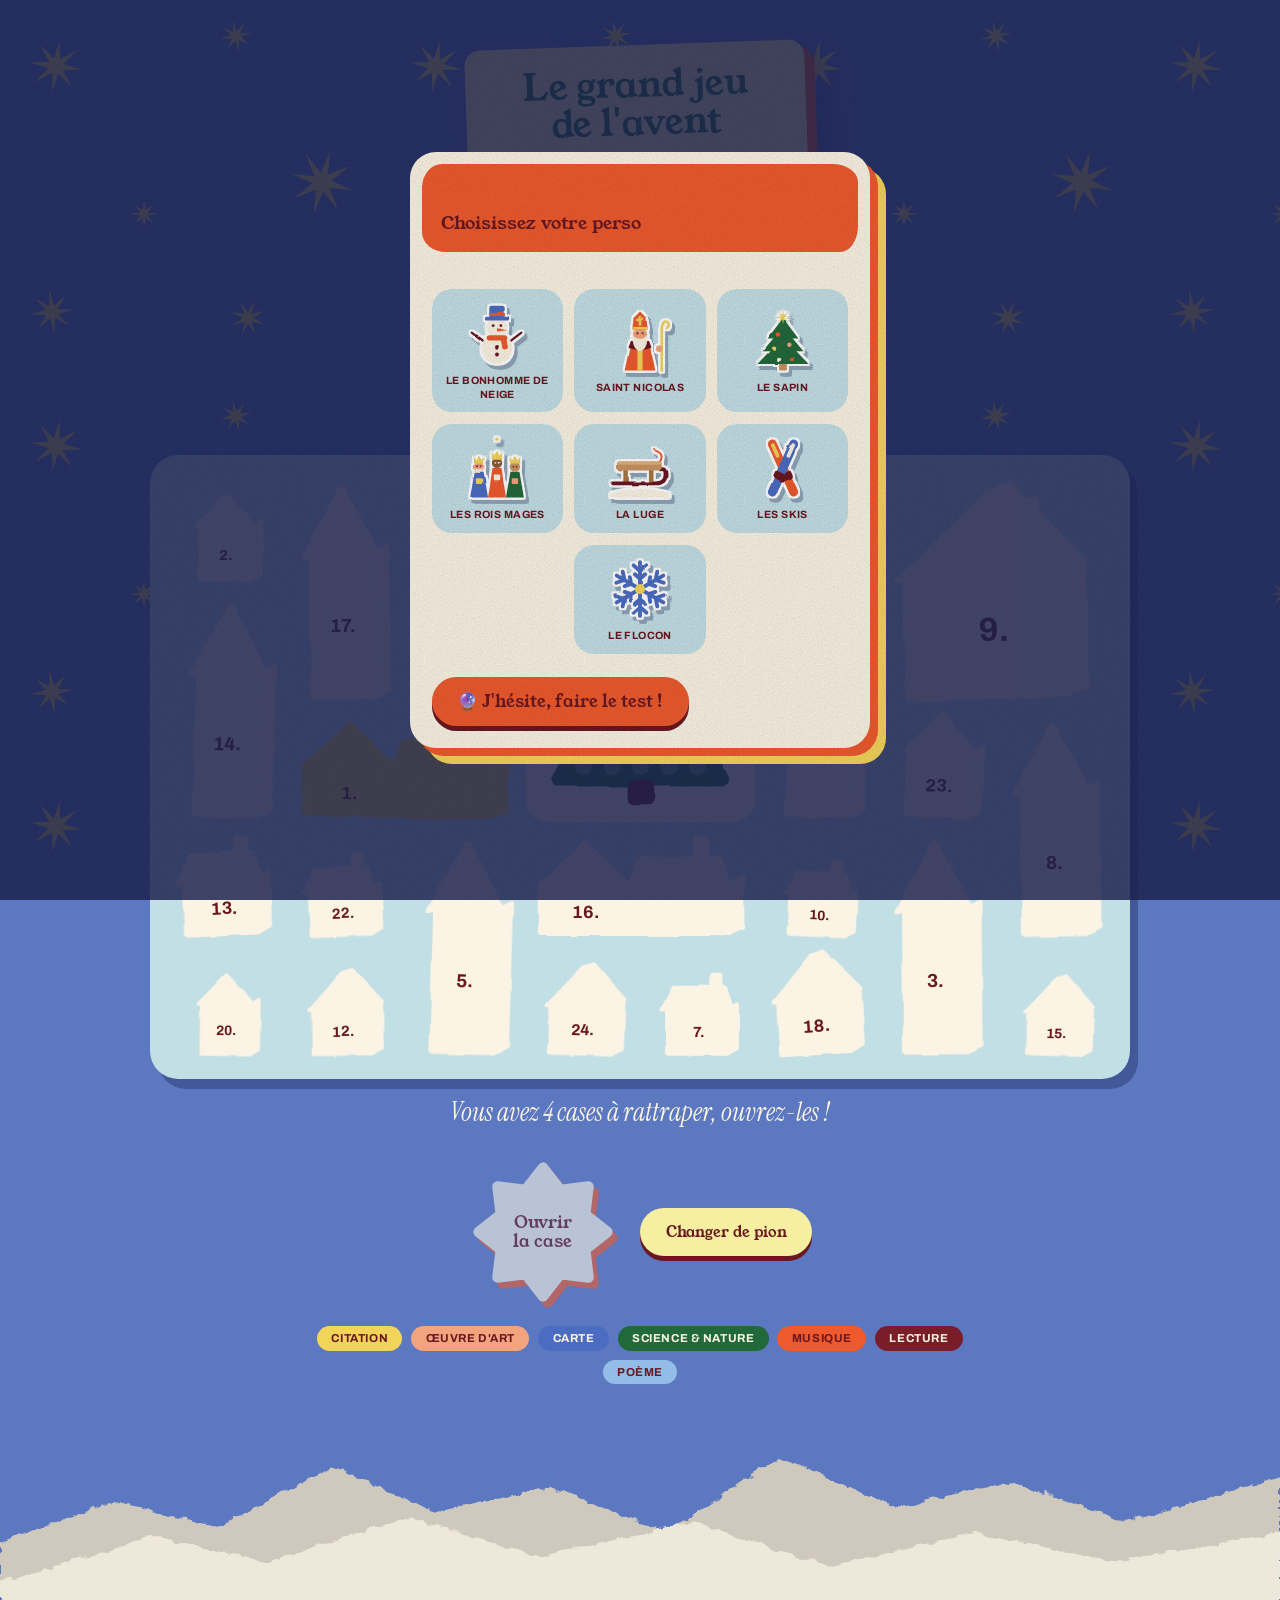
<file: index.html>
<!DOCTYPE html>
<html lang="fr">
<head>
<meta charset="UTF-8">
<meta name="viewport" content="width=device-width, initial-scale=1.0">
<title>Le grand jeu de l'avent</title>
<link href="https://fonts.googleapis.com/css2?family=Archivo:wght@400;700&family=Instrument+Serif:ital@0;1&family=Young+Serif&display=swap" rel="stylesheet">
<link rel="stylesheet" href="style.css">
</head>
<body>

<!-- Outils graphiques : effet "découpé aux ciseaux", "papier déchiré", étoile -->
<svg style="position:absolute;width:0;height:0" aria-hidden="true">
  <defs>
    <filter id="decoupe" x="-5%" y="-5%" width="110%" height="110%">
      <feTurbulence type="fractalNoise" baseFrequency="0.035" numOctaves="2" seed="7"/>
      <feDisplacementMap in="SourceGraphic" scale="4" xChannelSelector="R" yChannelSelector="G"/>
    </filter>
    <filter id="dechire" x="-2%" y="-10%" width="104%" height="120%">
      <feTurbulence type="fractalNoise" baseFrequency="0.09" numOctaves="3" seed="2"/>
      <feDisplacementMap in="SourceGraphic" scale="9" xChannelSelector="R" yChannelSelector="G"/>
    </filter>
    <path id="etoile" d="M20 10L12.77 11.15L17.07 17.07L11.15 12.77L10 20L8.85 12.77L2.93 17.07L7.23 11.15L0 10L7.23 8.85L2.93 2.93L8.85 7.23L10 0L11.15 7.23L17.07 2.93L12.77 8.85Z"/>
  </defs>
</svg>

<!-- Ciel étoilé en fond -->
<svg class="ciel" aria-hidden="true">
  <defs>
    <pattern id="motif" width="380" height="380" patternUnits="userSpaceOnUse">
      <g fill="#F3D45A">
        <use href="#etoile" transform="translate(30 40) scale(2.6) rotate(8 10 10)"/>
        <use href="#etoile" transform="translate(220 20) scale(1.6) rotate(-12 10 10)"/>
        <use href="#etoile" transform="translate(290 150) scale(3.2) rotate(15 10 10)"/>
        <use href="#etoile" transform="translate(130 200) scale(1.4)"/>
        <use href="#etoile" transform="translate(30 290) scale(2.2) rotate(-6 10 10)"/>
        <use href="#etoile" transform="translate(230 300) scale(1.8) rotate(20 10 10)"/>
      </g>
    </pattern>
  </defs>
  <rect width="100%" height="100%" fill="url(#motif)"/>
</svg>

<header>
  <div class="boite">
    <h1>Le grand jeu<br>de l'avent</h1>
    <svg class="paysage" viewBox="0 0 300 200" aria-hidden="true">
      <g filter="url(#decoupe)">
        <path d="M6 6L294 10L290 112L4 108Z" fill="#93BDE8"/>
        <use href="#etoile" transform="translate(222 22) scale(1.6)" fill="#F3D45A"/>
        <use href="#etoile" transform="translate(60 30) scale(.9)" fill="#F3D45A"/>
        <path d="M62 112Q95 72 135 82Q160 70 190 86Q220 92 246 112Z" fill="#6A1720"/>
        <path d="M4 108L290 112L294 196L8 194Z" fill="#22693A"/>
        <path d="M140 110L162 110Q196 150 240 196L62 196Q112 150 140 110Z" fill="#F3A47F"/>
      </g>
    </svg>
    <p class="etiquette">25 cases · 25 surprises</p>
  </div>
</header>

<div class="plateau" id="plateau"><div class="pion" id="pion"></div></div>

<p class="message" id="message"></p>
<div class="controles">
  <button class="etoile-btn" id="ouvrir" aria-label="Ouvrir la case du jour">
    <span class="astre">
      <svg viewBox="-6 -6 112 112" aria-hidden="true">
        <polygon points="50,2 63,18.6 83.9,16.1 81.4,37 98,50 81.4,63 83.9,83.9 63,81.4 50,98 37,81.4 16.1,83.9 18.6,63 2,50 18.6,37 16.1,16.1 37,18.6"/>
      </svg>
    </span>
    <span class="etoile-texte">Ouvrir<br>la case</span>
  </button>
  <button class="btn secondaire" onclick="ecranPions()">Changer de pion</button>
</div>
<div class="legende" id="legende"></div>

<footer class="montagnes">
  <svg viewBox="0 0 1000 200" preserveAspectRatio="none" aria-hidden="true">
    <g filter="url(#dechire)">
      <path d="M0 110L90 70L170 95L260 35L340 80L430 55L520 100L610 25L700 75L790 50L880 90L1000 45V200H0Z" fill="#CFC9BD"/>
      <path d="M0 150L120 105L210 130L320 85L420 125L540 90L650 135L760 100L870 130L1000 100V200H0Z" fill="#EEE8DA"/>
    </g>
  </svg>
  <p>Joyeux décembre ✦</p>
</footer>

<div class="voile" id="voile"></div>

<script src="cadeaux.js"></script>
<script src="script.js"></script>
</body>
</html>
</file>
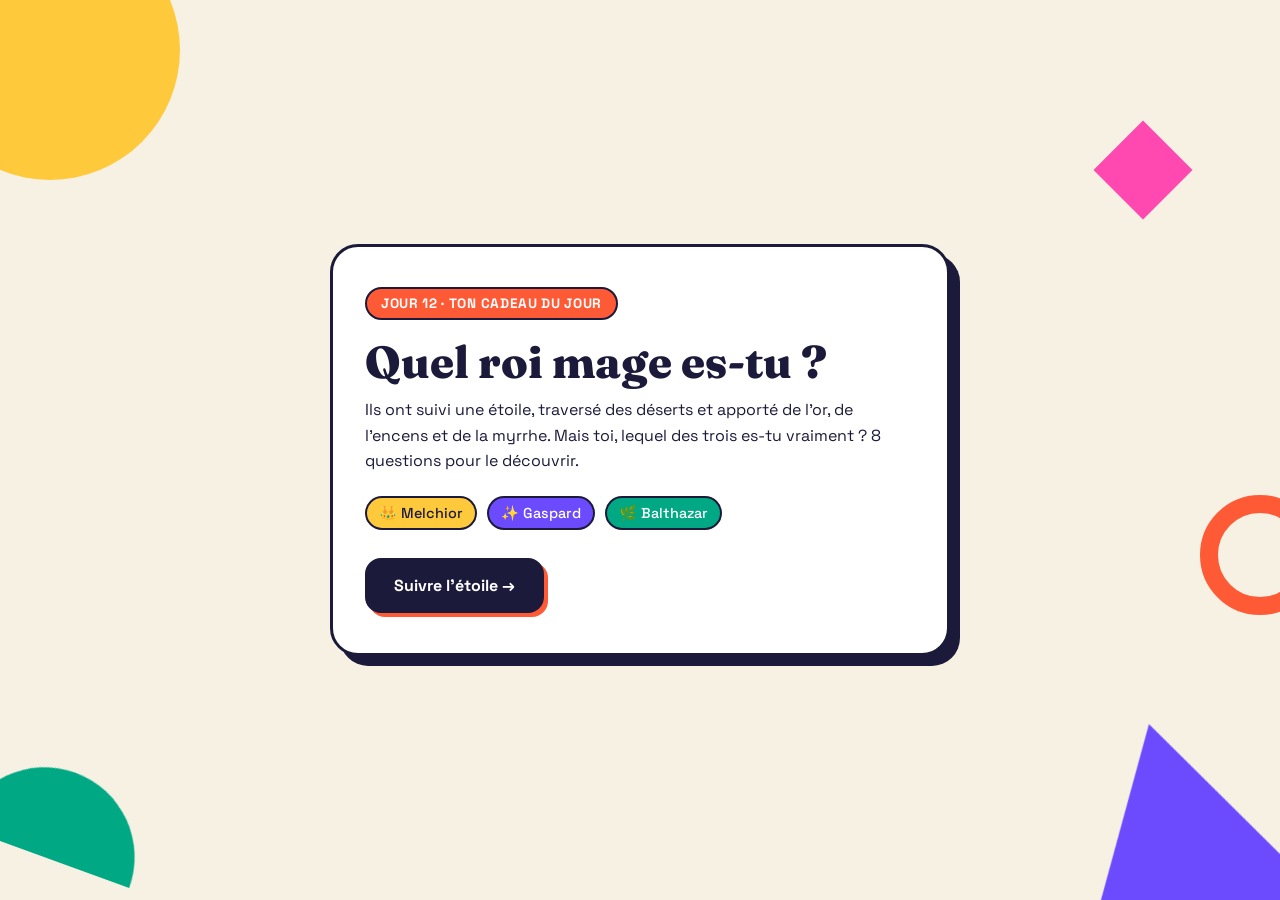
<file: jour-12.html>
<!DOCTYPE html>
<html lang="fr">
<head>
<meta charset="UTF-8">
<meta name="viewport" content="width=device-width, initial-scale=1.0">
<title>Jour 12 · Quel roi mage es-tu ?</title>
<link rel="preconnect" href="https://fonts.googleapis.com">
<link rel="preconnect" href="https://fonts.gstatic.com" crossorigin>
<link href="https://fonts.googleapis.com/css2?family=Fraunces:opsz,wght@9..144,600;9..144,800&family=Space+Grotesk:wght@400;500;700&display=swap" rel="stylesheet">
<style>
  :root {
    --creme: #F7F1E3;
    --encre: #1B1A3A;
    --or: #FFC93C;
    --encens: #6C4BFF;
    --myrrhe: #00A884;
    --corail: #FF5A36;
    --rose: #FF48B0;
  }
  * { box-sizing: border-box; margin: 0; padding: 0; }
  body {
    font-family: "Space Grotesk", sans-serif;
    background: var(--creme);
    color: var(--encre);
    min-height: 100vh;
    display: flex;
    align-items: center;
    justify-content: center;
    padding: 24px;
    overflow-x: hidden;
  }

  /* Formes décoratives (Bauhaus pop) */
  .forme { position: fixed; z-index: 0; pointer-events: none; }
  .f1 { width: 260px; height: 260px; border-radius: 50%; background: var(--or); top: -80px; left: -80px; }
  .f2 { width: 0; height: 0; border-left: 140px solid transparent; border-right: 140px solid transparent;
        border-bottom: 240px solid var(--encens); bottom: -60px; right: -40px; transform: rotate(-15deg); }
  .f3 { width: 180px; height: 90px; border-radius: 180px 180px 0 0; background: var(--myrrhe);
        bottom: 40px; left: -30px; transform: rotate(20deg); }
  .f4 { width: 70px; height: 70px; background: var(--rose); top: 15%; right: 8%; transform: rotate(45deg); }
  .f5 { width: 120px; height: 120px; border-radius: 50%; border: 18px solid var(--corail); top: 55%; right: -40px; }

  .carte {
    position: relative; z-index: 1;
    background: #fff;
    width: 100%; max-width: 620px;
    border: 3px solid var(--encre);
    border-radius: 28px;
    box-shadow: 10px 10px 0 var(--encre);
    padding: 40px 32px;
  }
  .badge {
    display: inline-block;
    background: var(--corail); color: #fff;
    font-weight: 700; font-size: .85rem;
    letter-spacing: .05em; text-transform: uppercase;
    padding: 6px 14px; border-radius: 999px;
    border: 2px solid var(--encre);
  }
  h1 { font-family: "Fraunces", serif; font-weight: 800; font-size: clamp(2rem, 6vw, 2.8rem); line-height: 1.05; margin: 18px 0 12px; }
  h2 { font-family: "Fraunces", serif; font-weight: 600; font-size: clamp(1.3rem, 4vw, 1.7rem); line-height: 1.2; margin-bottom: 22px; }
  p { line-height: 1.6; }

  .intro p { margin-bottom: 22px; }
  .rois { display: flex; gap: 10px; flex-wrap: wrap; margin-bottom: 28px; }
  .pastille { padding: 6px 12px; border-radius: 999px; border: 2px solid var(--encre); font-weight: 500; font-size: .9rem; }

  .btn {
    font: inherit; font-weight: 700; font-size: 1rem;
    cursor: pointer;
    border: 3px solid var(--encre); border-radius: 16px;
    padding: 14px 26px;
    background: var(--encre); color: #fff;
    box-shadow: 4px 4px 0 var(--corail);
    transition: transform .15s, box-shadow .15s;
  }
  .btn:hover { transform: translate(-2px, -2px); box-shadow: 6px 6px 0 var(--corail); }
  .btn.secondaire { background: #fff; color: var(--encre); box-shadow: 4px 4px 0 var(--encre); }
  .btn.secondaire:hover { box-shadow: 6px 6px 0 var(--encre); }

  .progression { height: 12px; border: 2px solid var(--encre); border-radius: 999px; overflow: hidden; background: var(--creme); margin-bottom: 10px; }
  .barre { height: 100%; width: 0; background: linear-gradient(90deg, var(--or), var(--rose), var(--encens)); transition: width .4s; }
  .compteur { font-size: .85rem; font-weight: 500; opacity: .7; margin-bottom: 18px; }

  .reponses { display: flex; flex-direction: column; gap: 12px; }
  .reponse {
    font: inherit; font-size: 1rem; line-height: 1.45;
    text-align: left; cursor: pointer;
    background: var(--creme);
    border: 2.5px solid var(--encre); border-radius: 16px;
    padding: 16px 18px;
    transition: transform .15s, background .2s, box-shadow .15s;
  }
  .reponse:hover, .reponse:focus-visible { transform: translate(-2px, -2px); box-shadow: 4px 4px 0 var(--encre); outline: none; }
  .reponse:nth-child(1):hover, .reponse:nth-child(1):focus-visible { background: #FFD3EC; }
  .reponse:nth-child(2):hover, .reponse:nth-child(2):focus-visible { background: #FFEAB0; }
  .reponse:nth-child(3):hover, .reponse:nth-child(3):focus-visible { background: #C8F1E3; }

  .retour { margin-top: 20px; background: none; border: none; font: inherit; cursor: pointer; text-decoration: underline; opacity: .7; }
  .retour:hover { opacity: 1; }

  .resultat { text-align: center; }
  .embleme {
    width: 120px; height: 120px; border-radius: 50%;
    margin: 10px auto 20px;
    display: flex; align-items: center; justify-content: center;
    font-size: 3.4rem;
    border: 3px solid var(--encre);
    box-shadow: 6px 6px 0 var(--encre);
  }
  .resultat .texte { text-align: left; margin: 18px 0; }
  .cadeau { background: var(--creme); border: 2px dashed var(--encre); border-radius: 16px; padding: 14px 16px; font-style: italic; text-align: left; margin-bottom: 22px; }

  .scores { display: flex; flex-direction: column; gap: 8px; margin-bottom: 26px; text-align: left; }
  .ligne-score { display: grid; grid-template-columns: 90px 1fr 24px; align-items: center; gap: 10px; font-size: .9rem; font-weight: 500; }
  .jauge { height: 10px; border: 2px solid var(--encre); border-radius: 999px; overflow: hidden; background: var(--creme); }
  .jauge span { display: block; height: 100%; width: 0; transition: width .8s ease; }

  .actions { display: flex; gap: 12px; justify-content: center; flex-wrap: wrap; }

  .cache { display: none; }
  .apparait { animation: apparait .45s ease; }
  @keyframes apparait { from { opacity: 0; transform: translateY(12px); } to { opacity: 1; transform: none; } }

  .confetti { position: fixed; top: -20px; width: 10px; height: 14px; z-index: 5; pointer-events: none; animation: tombe linear forwards; }
  @keyframes tombe { to { transform: translateY(110vh) rotate(720deg); } }

  @media (max-width: 480px) {
    .carte { padding: 30px 20px; box-shadow: 6px 6px 0 var(--encre); }
  }
</style>
</head>
<body>

  <div class="forme f1"></div>
  <div class="forme f2"></div>
  <div class="forme f3"></div>
  <div class="forme f4"></div>
  <div class="forme f5"></div>

  <main class="carte">

    <!-- Écran verrouillé -->
    <section id="ecran-verrou" class="cache">
      <span class="badge">Jour 12</span>
      <h1>Patience… ✨</h1>
      <p>Cette case s'ouvre le 12 décembre. Même Gaspard a attendu l'étoile, alors on revient bientôt !</p>
    </section>

    <!-- Intro -->
    <section id="ecran-intro" class="intro cache">
      <span class="badge">Jour 12 · Ton cadeau du jour</span>
      <h1>Quel roi mage es-tu ?</h1>
      <p>Ils ont suivi une étoile, traversé des déserts et apporté de l'or, de l'encens et de la myrrhe. Mais toi, lequel des trois es-tu vraiment ? 8 questions pour le découvrir.</p>
      <div class="rois">
        <span class="pastille" style="background: var(--or);">👑 Melchior</span>
        <span class="pastille" style="background: var(--encens); color: #fff;">✨ Gaspard</span>
        <span class="pastille" style="background: var(--myrrhe); color: #fff;">🌿 Balthazar</span>
      </div>
      <button class="btn" id="btn-commencer">Suivre l'étoile →</button>
    </section>

    <!-- Questions -->
    <section id="ecran-question" class="cache">
      <div class="progression"><div class="barre" id="barre"></div></div>
      <p class="compteur" id="compteur"></p>
      <h2 id="question"></h2>
      <div class="reponses" id="reponses"></div>
      <button class="retour cache" id="btn-retour">← Question précédente</button>
    </section>

    <!-- Résultat -->
    <section id="ecran-resultat" class="resultat cache">
      <span class="badge">Ton résultat</span>
      <div class="embleme" id="embleme"></div>
      <h1 id="nom-roi"></h1>
      <p class="texte" id="texte-roi"></p>
      <p class="cadeau" id="cadeau-roi"></p>
      <div class="scores" id="scores"></div>
      <div class="actions">
        <button class="btn" id="btn-rejouer">Rejouer</button>
        <a class="btn secondaire" href="index.html" style="text-decoration:none;">← Retour au calendrier</a>
      </div>
    </section>

  </main>

<script>
  /* ========= RÉGLAGES ========= */
  const VERROU_ACTIF = false;                    // mettre true pour bloquer avant le 12 décembre
  const DATE_OUVERTURE = new Date(2026, 11, 12); // les mois commencent à 0 : 11 = décembre

  /* ========= LES ROIS ========= */
  const ROIS = {
    M: {
      nom: "Melchior",
      titre: "le Sage lumineux",
      emoji: "👑",
      couleur: "#FFC93C",
      texte: "Tu as offert l'or parce que tu sais que les belles choses durent. Ton agenda a un code couleur, et tu as toujours une citation en réserve pour chaque situation. Tu as vu passer les modes et les révolutions (et tu en as fait une ou deux). Les autres viennent te demander conseil, même s'ils lèvent les yeux au ciel quand tu commences par « en fait, historiquement… ».",
      cadeau: "Ton cadeau de décembre : une soirée au coin du feu avec un bon livre. Tu l'as bien méritée."
    },
    G: {
      nom: "Gaspard",
      titre: "le Rêveur enthousiaste",
      emoji: "✨",
      couleur: "#6C4BFF",
      texte: "Tu as offert l'encens parce que, pour toi, ce qui compte vraiment ne se touche pas : une ambiance, un frisson, un souvenir. Comme sa fumée, tu t'élèves, tu te faufiles partout et tu laisses une trace longtemps après être parti. Tu dis oui avant même de savoir à quoi, et tu transformes un mardi soir banal en une histoire qu'on racontera encore dans dix ans. C'est toi qui as vu l'étoile en premier, évidemment, puisque tu as toujours la tête dans les nuages.",
      cadeau: "Ton cadeau de décembre : une nuit à regarder le ciel en faisant des vœux un peu fous."
    },
    B: {
      nom: "Balthazar",
      titre: "le Cœur ancré",
      emoji: "🌿",
      couleur: "#00A884",
      texte: "Tu as offert la myrrhe parce que tu penses toujours à ce qui fait du bien pour de vrai. Tu as la trousse à pharmacie, les snacks et une écoute infinie, et tu es le seul à avoir remarqué que le chameau était fatigué. On te dit raisonnable. En réalité, tu es surtout la personne sur qui tout le monde peut compter.",
      cadeau: "Ton cadeau de décembre : laisse quelqu'un prendre soin de toi, pour une fois."
    }
  };

  /* ========= LES QUESTIONS ========= */
  const QUESTIONS = [
    {
      q: "Quel cadeau offres-tu le plus souvent ?",
      r: {
        M: "Des bijoux",
        G: "Tu es adepte du swap, plutôt que du cadeau unique",
        B: "Quelque chose d'utile (et tu as gardé le ticket de caisse au cas où)"
      }
    },
    {
      q: "En voyage :",
      r: {
        M: "L'itinéraire est choisi, les hostels sont bookés, la voiture de location est réservée et les visites culturelles sont planifiées.",
        G: "Tu as réservé ton billet d'avion avant-hier, tu n'as rien planifié, et tu rembourseras tes potes sur Tricount à la fin des vacances.",
        B: "Tu as acheté le Guide du routard, que tu liras dans l'avion."
      }
    },
    {
      q: "Ton date idéal :",
      r: {
        M: "Un date au musée ou à la bibliothèque",
        G: "Du trampoline ou un plouf au canal Saint-Martin",
        B: "Boire un verre dans un petit bar à vin nat', rien de mieux pour vraiment faire connaissance"
      }
    },
    {
      q: "Petit·e, tu rêvais d'être…",
      r: {
        M: "Grand·e chercheur·se reconnu·e dans le monde entier",
        G: "Artiste, de préférence circassien·ne, mais tu étais ok pour devenir comédien·ne aussi",
        B: "Médecin ou prof"
      }
    },
    {
      q: "Ton pire red flag (maman, papa : ça veut dire « défaut »)",
      r: {
        M: "Avoir besoin de tout intellectualiser (c'est pas parce que je porte un jean et écoute Lana Del Rey que je suis atlantiste)",
        G: "Te croire déconstruit·e et méga subversif·ve parce que tu commandes un bissap au barman (on souffle)",
        B: "Toujours faire le choix raisonnable et raisonné (laisse-moi faire mes choix sur Decision Roulette en paix stp)"
      }
    },
    {
      q: "Le shopping :",
      r: {
        M: "Peu de pièces, mais de qualité (bonus si ta marque préférée est Asphalte ou Saint James)",
        G: "Tu n'achètes qu'au coup de cœur (des pièces importables mais iconiques, donc)",
        B: "Vinted, le comparateur de prix et la seconde main (mode éco-responsable et raisonnable)"
      }
    },
    {
      q: "Tu te mobilises en politique…",
      r: {
        M: "Tu lançais des pavés en Mai 68, maintenant tu signes des tribunes et tu relaies des pétitions",
        G: "La manif' bb",
        B: "Le vote ? Simple mais efficace (et tu as fait la procuration de ta grand-mère)"
      }
    },
    {
      q: "Ton jeu de société préféré :",
      r: {
        M: "Le Trivial Pursuit",
        G: "Les Aventuriers du Rail, Dixit ou Citadelles",
        B: "Un jeu coopératif (Pandemic, The Crew, Hanabi)"
      }
    }
  ];

  // Ordre de départage en cas d'égalité : Q7, puis Q8, puis Q1… (index commençant à 0)
  const ORDRE_DEPARTAGE = [6, 7, 0, 1, 2, 3, 4, 5];

  /* ========= LOGIQUE ========= */
  let reponses = [];
  let index = 0;
  const $ = (id) => document.getElementById(id);

  function afficherEcran(id) {
    ["ecran-verrou", "ecran-intro", "ecran-question", "ecran-resultat"].forEach(e => $(e).classList.add("cache"));
    const ecran = $(id);
    ecran.classList.remove("cache", "apparait");
    void ecran.offsetWidth; // relance l'animation
    ecran.classList.add("apparait");
  }

  function melanger(tableau) {
    const t = [...tableau];
    for (let i = t.length - 1; i > 0; i--) {
      const j = Math.floor(Math.random() * (i + 1));
      [t[i], t[j]] = [t[j], t[i]];
    }
    return t;
  }

  function afficherQuestion() {
    const question = QUESTIONS[index];
    $("compteur").textContent = `Question ${index + 1} / ${QUESTIONS.length}`;
    $("barre").style.width = (index / QUESTIONS.length * 100) + "%";
    $("question").textContent = question.q;

    const zone = $("reponses");
    zone.innerHTML = "";
    melanger(["M", "G", "B"]).forEach(cle => {
      const bouton = document.createElement("button");
      bouton.className = "reponse";
      bouton.textContent = question.r[cle];
      bouton.addEventListener("click", () => choisir(cle));
      zone.appendChild(bouton);
    });

    $("btn-retour").classList.toggle("cache", index === 0);
    afficherEcran("ecran-question");
  }

  function choisir(cle) {
    reponses[index] = cle;
    index++;
    if (index < QUESTIONS.length) afficherQuestion();
    else afficherResultat();
  }

  function calculerResultat() {
    const scores = { M: 0, G: 0, B: 0 };
    reponses.forEach(cle => scores[cle]++);
    const max = Math.max(...Object.values(scores));
    const exAequo = Object.keys(scores).filter(cle => scores[cle] === max);

    if (exAequo.length === 1) return { gagnant: exAequo[0], scores };

    for (const i of ORDRE_DEPARTAGE) {
      if (exAequo.includes(reponses[i])) return { gagnant: reponses[i], scores };
    }
  }

  function afficherResultat() {
    $("barre").style.width = "100%";
    const { gagnant, scores } = calculerResultat();
    const roi = ROIS[gagnant];

    $("embleme").textContent = roi.emoji;
    $("embleme").style.background = roi.couleur;
    $("nom-roi").textContent = `Tu es ${roi.nom}, ${roi.titre}`;
    $("texte-roi").textContent = roi.texte;
    $("cadeau-roi").textContent = roi.cadeau;

    const zoneScores = $("scores");
    zoneScores.innerHTML = "";
    Object.keys(ROIS).forEach(cle => {
      const ligne = document.createElement("div");
      ligne.className = "ligne-score";
      ligne.innerHTML = `<span>${ROIS[cle].emoji} ${ROIS[cle].nom}</span>
        <div class="jauge"><span style="background:${ROIS[cle].couleur}"></span></div>
        <span>${scores[cle]}</span>`;
      zoneScores.appendChild(ligne);
      setTimeout(() => {
        ligne.querySelector(".jauge span").style.width = (scores[cle] / QUESTIONS.length * 100) + "%";
      }, 150);
    });

    afficherEcran("ecran-resultat");
    lancerConfettis();
  }

  function lancerConfettis() {
    if (window.matchMedia("(prefers-reduced-motion: reduce)").matches) return;
    const couleurs = ["#FFC93C", "#6C4BFF", "#00A884", "#FF5A36", "#FF48B0", "#2E4BFF"];
    for (let i = 0; i < 70; i++) {
      const c = document.createElement("div");
      c.className = "confetti";
      c.style.left = Math.random() * 100 + "vw";
      c.style.background = couleurs[Math.floor(Math.random() * couleurs.length)];
      c.style.borderRadius = Math.random() > .5 ? "50%" : "2px";
      c.style.animationDuration = 2.5 + Math.random() * 2 + "s";
      c.style.animationDelay = Math.random() * .6 + "s";
      document.body.appendChild(c);
      setTimeout(() => c.remove(), 5500);
    }
  }

  function recommencer() {
    reponses = [];
    index = 0;
    afficherQuestion();
  }

  /* ========= DÉMARRAGE ========= */
  $("btn-commencer").addEventListener("click", recommencer);
  $("btn-rejouer").addEventListener("click", recommencer);
  $("btn-retour").addEventListener("click", () => {
    if (index > 0) { index--; afficherQuestion(); }
  });

  if (VERROU_ACTIF && new Date() < DATE_OUVERTURE) afficherEcran("ecran-verrou");
  else afficherEcran("ecran-intro");
</script>
</body>
</html>
</file>
<file: style.css>
:root{
  --fond:#5B78C0; --beurre:#F3D45A; --citron:#F6EFA2; --bordeaux:#6A1720; --creme:#FBF4E4;
  --planche:#C3DFE6; --orange:#EE5A2E; --vert:#22693A; --peche:#F3A47F; --ciel:#93BDE8; --kraft:#C99460;

  /* anciens noms, encore utilisés dans script.js */
  --brun:var(--bordeaux); --prune:var(--orange); --canard:var(--ciel); --rose:var(--peche);
  --moutarde:var(--beurre); --sapin:var(--vert); --avocat:var(--vert);

  /* contour blanc façon autocollant */
  --sticker:drop-shadow(2px 0 0 #fff) drop-shadow(-2px 0 0 #fff) drop-shadow(0 2px 0 #fff) drop-shadow(0 -2px 0 #fff);
}
*{box-sizing:border-box;margin:0;padding:0}

body{font-family:'Archivo',sans-serif;background:var(--fond);color:var(--bordeaux);min-height:100vh;overflow-x:hidden}
.ciel{position:fixed;inset:0;width:100%;height:100%;z-index:-1;pointer-events:none;opacity:.95}

/* Grain riso par-dessus tout */
body::after{content:"";position:fixed;inset:0;z-index:50;pointer-events:none;opacity:.2;mix-blend-mode:multiply;
  background-image:url("data:image/svg+xml,%3Csvg xmlns='http://www.w3.org/2000/svg' width='160' height='160'%3E%3Cfilter id='n'%3E%3CfeTurbulence type='fractalNoise' baseFrequency='.9' numOctaves='3' stitchTiles='stitch'/%3E%3CfeColorMatrix values='0 0 0 0 0 0 0 0 0 0 0 0 0 0 0 0 0 0 .7 0'/%3E%3C/filter%3E%3Crect width='100%25' height='100%25' filter='url(%23n)'/%3E%3C/svg%3E")}

/* En-tête : la boîte de jeu */
header{display:flex;justify-content:center;padding:2.8rem 1rem 1rem}
.boite{width:min(82vw,340px);background:var(--citron);border-radius:16px;padding:1.3rem 1.3rem 1rem;text-align:center;
  transform:rotate(-2deg);box-shadow:10px 8px 0 var(--orange),18px 22px 30px rgba(20,25,70,.35)}
h1{font-family:'Young Serif',serif;font-weight:400;color:var(--vert);font-size:clamp(1.7rem,6vw,2.3rem);line-height:1.05;margin-bottom:.9rem}
.paysage{display:block;width:100%;height:auto}
.etiquette{font-weight:700;text-transform:uppercase;font-size:.78rem;letter-spacing:.06em;color:var(--vert);margin-top:.8rem}

/* Plateau : la planche d'autocollants (rectangle sur ordi, vertical sur téléphone) */
.plateau{--cols:8;--rows:5;--larg:min(96vw,980px);--gap:8px;
  --cell:calc((var(--larg) - 40px - (var(--cols) - 1) * var(--gap)) / var(--cols));
  position:relative;display:grid;gap:var(--gap);
  grid-template-columns:repeat(var(--cols),var(--cell));grid-template-rows:repeat(var(--rows),var(--cell));
  width:var(--larg);margin:2.5rem auto 1rem;padding:20px;background:var(--planche);border-radius:28px;
  box-shadow:8px 10px 0 rgba(22,30,80,.35)}
.plateau[data-format="etroit"]{--larg:94vw;--gap:6px;padding:20px}

.case{display:flex;align-items:flex-end;justify-content:center;min-width:0;min-height:0;
  transform:rotate(var(--r,0deg)) scale(var(--s,1));transform-origin:50% 100%;transition:transform .25s}
.case svg{width:100%;height:100%;overflow:visible}
.case.passee{cursor:pointer}
.case.passee:hover{transform:rotate(var(--r,0deg)) scale(calc(var(--s,1) * 1.07))}
.case.actuelle{animation:sautille 1.1s ease-in-out infinite}
@keyframes sautille{50%{transform:rotate(calc(var(--r,0deg) * -1)) scale(var(--s,1)) translateY(-7px)}}

/* Maisons : silhouette crème -> maison colorée une fois ouverte */
.maison *{stroke-width:4;stroke-linejoin:round;stroke-linecap:round}
.peint{fill:var(--creme);stroke:var(--creme);transition:fill .4s,stroke .4s}
.case.passee .peint{fill:var(--c);stroke:var(--c)}
.case.actuelle .peint{fill:var(--beurre);stroke:var(--beurre)}
.detail{opacity:0;transition:opacity .4s}
.case.passee .detail{opacity:1}
.fenetre{fill:var(--beurre);stroke:var(--beurre)}
.porte{fill:var(--creme);stroke:var(--creme)}
.num-toit{font-family:'Young Serif',serif;text-anchor:middle;stroke:none}
.num-mur{font-family:'Archivo',sans-serif;font-weight:700;fill:var(--bordeaux);stroke:none;text-anchor:middle;transition:opacity .3s}
.case.passee .num-mur{opacity:0}
.case.passee svg.maison{filter:var(--sticker) drop-shadow(3px 4px 0 rgba(22,30,80,.25))}

/* Case 25 : le sapin, au centre */
.case.sapin{background:var(--creme);border-radius:22px;padding:6px;cursor:pointer;align-items:center}

/* Les persos (dessins) */
.perso{display:block;overflow:visible;filter:var(--sticker) drop-shadow(3px 4px 0 rgba(22,30,80,.3))}
.pion{position:absolute;z-index:5;width:clamp(40px,6.5vw,62px);height:clamp(40px,6.5vw,62px);pointer-events:none;
  transform:translate(-50%,-75%);transition:left .7s cubic-bezier(.5,1.6,.5,1),top .7s cubic-bezier(.5,1.6,.5,1)}
.pion svg{width:100%;height:100%}
.perso-grand{width:130px;height:130px;margin:.4rem auto 1rem}
.perso-grand svg{width:100%;height:100%}

/* Contrôles */
.message{font-family:'Instrument Serif',serif;font-style:italic;font-size:1.65rem;color:var(--creme);text-align:center;min-height:1.6em;padding:0 1rem}
.controles{display:flex;justify-content:center;align-items:center;flex-wrap:wrap;gap:1.4rem;margin:1.2rem 1rem}

/* Le bouton étoile */
.etoile-btn{position:relative;width:150px;height:150px;border:none;background:none;cursor:pointer;display:grid;place-items:center;
  font-family:'Young Serif',serif;font-size:1.05rem;line-height:1.1;color:var(--bordeaux);transition:transform .2s}
.etoile-btn .astre{position:absolute;inset:0;filter:drop-shadow(5px 6px 0 var(--orange))}
.astre svg{display:block;width:100%;height:100%}
.astre polygon{fill:var(--beurre);stroke:var(--beurre);stroke-width:8;stroke-linejoin:round;transition:fill .3s,stroke .3s}
.etoile-texte{position:relative}
.etoile-btn:not(:disabled) .astre svg{animation:tourne 18s linear infinite}
@keyframes tourne{to{transform:rotate(360deg)}}
.etoile-btn:hover:not(:disabled){transform:scale(1.07) rotate(-4deg)}
.etoile-btn:active:not(:disabled){transform:scale(.94)}
.etoile-btn.pop{animation:pop .6s}
@keyframes pop{40%{transform:scale(1.18) rotate(18deg)}100%{transform:none}}
.etoile-btn:disabled{cursor:not-allowed;opacity:.6}
.etoile-btn:disabled polygon{fill:var(--creme);stroke:var(--creme)}
.etoile-btn:focus-visible{outline:3px dashed var(--creme);outline-offset:4px;border-radius:50%}

.btn{font-family:'Young Serif',serif;font-size:1.05rem;background:var(--orange);color:var(--bordeaux);border:none;
  padding:.8rem 1.6rem;border-radius:999px;cursor:pointer;box-shadow:0 5px 0 var(--bordeaux);transition:transform .15s}
.btn:hover{transform:translateY(-2px) rotate(-1.5deg)}
.btn.secondaire{background:var(--citron);font-size:.95rem}
.btn:active{transform:translateY(4px);box-shadow:0 1px 0 var(--bordeaux)}
.btn:disabled{opacity:.5;cursor:not-allowed;transform:none}
.legende{display:flex;flex-wrap:wrap;justify-content:center;gap:.55rem;max-width:700px;margin:1.2rem auto 0;padding:0 1rem}
.legende span{padding:.4rem .9rem;border-radius:999px;font-size:.72rem;font-weight:700;text-transform:uppercase;letter-spacing:.05em}

/* Montagnes en papier déchiré */
.montagnes{position:relative;margin-top:3rem;line-height:0}
.montagnes svg{display:block;width:100%;height:clamp(110px,18vw,200px)}
.montagnes p{position:absolute;left:0;right:0;bottom:1.2rem;line-height:1;text-align:center;font-weight:700;
  text-transform:uppercase;letter-spacing:.08em;font-size:.75rem;color:var(--bordeaux)}

/* Fenêtres : les cartes du jeu */
.voile{position:fixed;inset:0;background:rgba(28,34,82,.82);display:none;align-items:center;justify-content:center;padding:1.5rem;z-index:20}
.voile.ouvert{display:flex}
.carte{background:var(--creme);border-radius:26px;max-width:460px;width:100%;max-height:85vh;overflow:auto;padding:12px;
  box-shadow:8px 8px 0 var(--orange),16px 16px 0 var(--beurre);animation:tire .5s cubic-bezier(.3,1.4,.5,1)}
@keyframes tire{from{transform:translateY(60px) rotate(4deg);opacity:0}}
.carte-tete{display:flex;justify-content:space-between;align-items:flex-end;gap:1rem;padding:1rem 1.2rem;min-height:5.5rem;
  border-radius:20px 26px 18px 24px / 24px 18px 26px 20px;color:var(--bordeaux);font-family:'Young Serif',serif;font-size:1.15rem}
.grand-num{font-family:'Instrument Serif',serif;font-size:5.5rem;line-height:.75}
.etiq{font-family:'Archivo',sans-serif;font-weight:700;font-size:.72rem;text-transform:uppercase;letter-spacing:.06em;text-align:right;line-height:1.5}
.carte-corps{padding:1.3rem .6rem .6rem}
.carte-corps h2{font-family:'Young Serif',serif;font-weight:400;font-size:1.55rem;line-height:1.15;margin-bottom:.8rem;color:var(--vert)}
.carte-corps p{margin:.5rem 0;line-height:1.55}
.carte-corps img{width:100%;border-radius:18px;margin:.6rem 0}
.carte-corps blockquote{font-family:'Instrument Serif',serif;font-style:italic;font-size:1.6rem;line-height:1.25;
  background:var(--citron);border-radius:18px;padding:1rem 1.2rem;margin:.6rem 0}
.carte-corps a{color:var(--orange);font-weight:700}
.carte-corps .video{position:relative;display:block;aspect-ratio:16/9;border-radius:18px;overflow:hidden;margin:.8rem 0;background:#000}
.carte-corps .video img,.carte-corps .video iframe{position:absolute;inset:0;width:100%;height:100%;object-fit:cover;border:0;margin:0;border-radius:0}
.carte-corps .video-play{position:absolute;left:50%;top:50%;width:68px;height:48px;transform:translate(-50%,-50%);
  background:rgba(0,0,0,.7);border-radius:14px;transition:background .2s}
.carte-corps .video-play::after{content:"";position:absolute;left:27px;top:14px;border-style:solid;border-width:10px 0 10px 17px;border-color:transparent transparent transparent #fff}
.carte-corps .video:hover .video-play{background:var(--orange)}

/* Choix du perso */
.pions{display:flex;flex-wrap:wrap;justify-content:center;gap:.7rem;margin:1rem 0 1.4rem}
.pions button{flex:0 0 calc((100% - 1.4rem) / 3);background:var(--planche);border:none;border-radius:20px;padding:.8rem .4rem .7rem;
  cursor:pointer;transition:transform .15s,background .15s}
.pions button .perso{width:64px;height:64px;margin:0 auto}
.pions button small{display:block;font-family:'Archivo',sans-serif;font-size:.66rem;font-weight:700;text-transform:uppercase;
  letter-spacing:.04em;margin-top:.5rem;color:var(--bordeaux);line-height:1.3}
.pions button:hover{background:var(--citron);transform:rotate(-3deg) scale(1.05)}
.choix{display:block;width:100%;text-align:left;margin:.45rem 0;padding:.75rem 1.1rem;border:2px solid var(--bordeaux);
  border-radius:18px;background:#fff;font:inherit;color:var(--bordeaux);cursor:pointer;transition:background .15s}
.choix:hover{background:var(--citron)}

@media (max-width:640px){
  .etoile-btn{width:126px;height:126px;font-size:.95rem}
}
/* Case à morceaux (Sagan) : collage pop, photos détourées sur papier rouge */
.carte.carte-collage{background:#D3211B;padding:0;max-width:860px}
.collage{position:relative;padding:1.4rem 1rem 1.2rem;
  background:radial-gradient(circle at 30% 20%,rgba(255,255,255,.08),transparent 60%),
             radial-gradient(circle at 80% 90%,rgba(80,0,0,.25),transparent 55%)}
.collage-titre{display:flex;align-items:flex-end;gap:.9rem;margin:0 .3rem 1.2rem}
.collage-jour{font-family:'Instrument Serif',serif;font-size:5rem;line-height:.75;color:#F4F0E6}
.collage-nom{font-family:'Young Serif',serif;font-size:1.7rem;line-height:.95;color:#111;
  background:#F4F0E6;padding:.25rem .6rem .35rem;white-space:nowrap;transform:rotate(-2deg);box-shadow:3px 3px 0 #111}
.collage-grille{display:flex;flex-wrap:wrap;justify-content:center;align-items:center;gap:.4rem .6rem}
.collage-bout{flex:0 0 calc((100% - 2.4rem) / 5)}
@media (max-width:560px){.collage-bout{flex-basis:calc((100% - 1.2rem) / 3)}}
.collage-bout{border:0;background:none;padding:0;cursor:pointer;aspect-ratio:3/4;display:flex;align-items:center;justify-content:center;
  transform:translateY(var(--y)) rotate(var(--r));transition:transform .25s cubic-bezier(.3,1.6,.5,1),opacity .3s,filter .3s;
  animation:collage-pose .55s var(--d) both}
.collage-bout img{max-width:var(--t);max-height:100%;width:auto;height:auto;object-fit:contain;margin:0;border-radius:0;
  filter:drop-shadow(4px 5px 0 rgba(0,0,0,.35))}
.collage-bout:hover,.collage-bout:focus-visible{transform:translateY(calc(var(--y) - 4px)) rotate(0) scale(1.1);outline:none;z-index:2}
.collage-grille.choisi .collage-bout:not(.actif){opacity:.55;filter:saturate(0)}
.collage-grille.choisi .collage-bout.vu:not(.actif){opacity:.8}
.collage-bout.actif{transform:translateY(var(--y)) rotate(0) scale(1.14);z-index:3}
.collage-citation:empty{display:none}
.collage-citation{margin-top:1.2rem;background:#F4F0E6;color:#111;padding:1.1rem 1.2rem 1rem;transform:rotate(-1deg);
  box-shadow:5px 5px 0 #111}
.collage-citation blockquote{font-family:'Instrument Serif',serif;font-style:italic;font-size:1.3rem;line-height:1.25}
.collage-source{margin-top:.7rem;font-family:'Archivo',sans-serif;font-weight:700;font-size:.72rem;text-transform:uppercase;letter-spacing:.06em}
.collage-source em{font-style:italic}
.collage-source a{color:#D3211B}
.collage-fermer{display:block;margin:1.4rem auto 0;background:#F4F0E6;color:#111;box-shadow:3px 3px 0 #111}
.collage-citation.apparait{animation:collage-monte .45s cubic-bezier(.3,1.5,.5,1)}
@keyframes collage-pose{from{opacity:0;transform:translateY(-18px) rotate(calc(var(--r) * 3)) scale(1.25)}}
@keyframes collage-monte{from{opacity:0;transform:rotate(-4deg) translateY(14px) scale(.96)}}

/* Case « this or that » (Boudin ou Boudin) : même collage pop, en couleurs, fond jaune */
.carte.carte-duel{background:#FFC93C;max-width:760px}
.carte-duel .collage-jour{color:#111}
.duel-scene{display:flex;align-items:center;justify-content:center;gap:clamp(.5rem,4vw,2.5rem);padding:.4rem 0 .6rem}
.duel-bout{flex:0 1 38%;height:clamp(220px,46vw,340px);border:0;background:none;padding:0;cursor:pointer;
  display:flex;align-items:center;justify-content:center;transform:rotate(var(--r));
  transition:transform .25s cubic-bezier(.3,1.6,.5,1),opacity .3s,filter .3s;animation:collage-pose .55s var(--d) both}
.duel-bout img{width:100%;height:100%;object-fit:contain;margin:0;border-radius:0;
  filter:drop-shadow(5px 6px 0 rgba(0,0,0,.28))}
.duel-bout:hover,.duel-bout:focus-visible{transform:rotate(0) scale(1.08);outline:none}
.duel-scene.choisi .duel-bout:not(.actif){opacity:.45;filter:grayscale(1)}
.duel-bout.actif{transform:rotate(0) scale(1.1)}
.duel-ou{flex:none;width:clamp(3.2rem,10vw,4.4rem);aspect-ratio:1;border-radius:50%;background:#111;color:#FFC93C;
  display:flex;align-items:center;justify-content:center;font-family:'Instrument Serif',serif;font-style:italic;
  font-size:clamp(1.6rem,5vw,2.2rem);transform:rotate(-8deg);box-shadow:3px 3px 0 #F4F0E6}
.duel-texte{font-family:'Instrument Serif',serif;font-size:1.35rem;line-height:1.3}
.collage-citation.avec-oeuvre{padding:.8rem .8rem .7rem;transform:rotate(1deg);max-width:520px;margin-left:auto;margin-right:auto}
.duel-oeuvre{display:block;width:100%;height:auto;margin:0;border-radius:0}
.avec-oeuvre .collage-source{margin-top:.6rem;text-transform:none;font-size:.85rem;letter-spacing:0}

@media (prefers-reduced-motion:reduce){
  *{animation:none !important;transition:none !important}
}

/* Case « Robert célèbres » (cases 12 et 19) : même collage pop, papier bleu dictionnaire,
   un clic sur un Robert révèle un mot et sa définition */
.carte.carte-robert{background:#2347A8;max-width:820px}
.carte-robert .collage-grille{gap:.6rem 1rem;padding:.4rem 0}
.carte-robert .collage-bout{flex:0 0 calc((100% - 3rem) / 4);aspect-ratio:3/4}
@media (max-width:560px){.carte-robert .collage-bout{flex-basis:calc((100% - 1rem) / 2)}}
.carte-robert .collage-bout img{filter:drop-shadow(5px 6px 0 rgba(0,0,0,.35))}
.carte-robert .collage-nom{background:#F3D45A}
.carte-robert .collage-citation{transform:rotate(1deg)}
.mot{font-family:'Young Serif',serif;font-size:clamp(1.9rem,6vw,2.6rem);line-height:1;color:#2347A8}
.mot-nature{margin-top:.35rem;font-family:'Instrument Serif',serif;font-style:italic;font-size:1.15rem;color:#555}
.mot-def{margin-top:.6rem;font-family:'Instrument Serif',serif;font-size:1.35rem;line-height:1.3}
.mot-syn{white-space:normal}
.mot-syn a,.mot-syn span{font-style:italic}
.mot-syn a{color:#D3211B;text-decoration:underline;text-underline-offset:2px}
.carte-robert .collage-source a{color:inherit}
</file>
